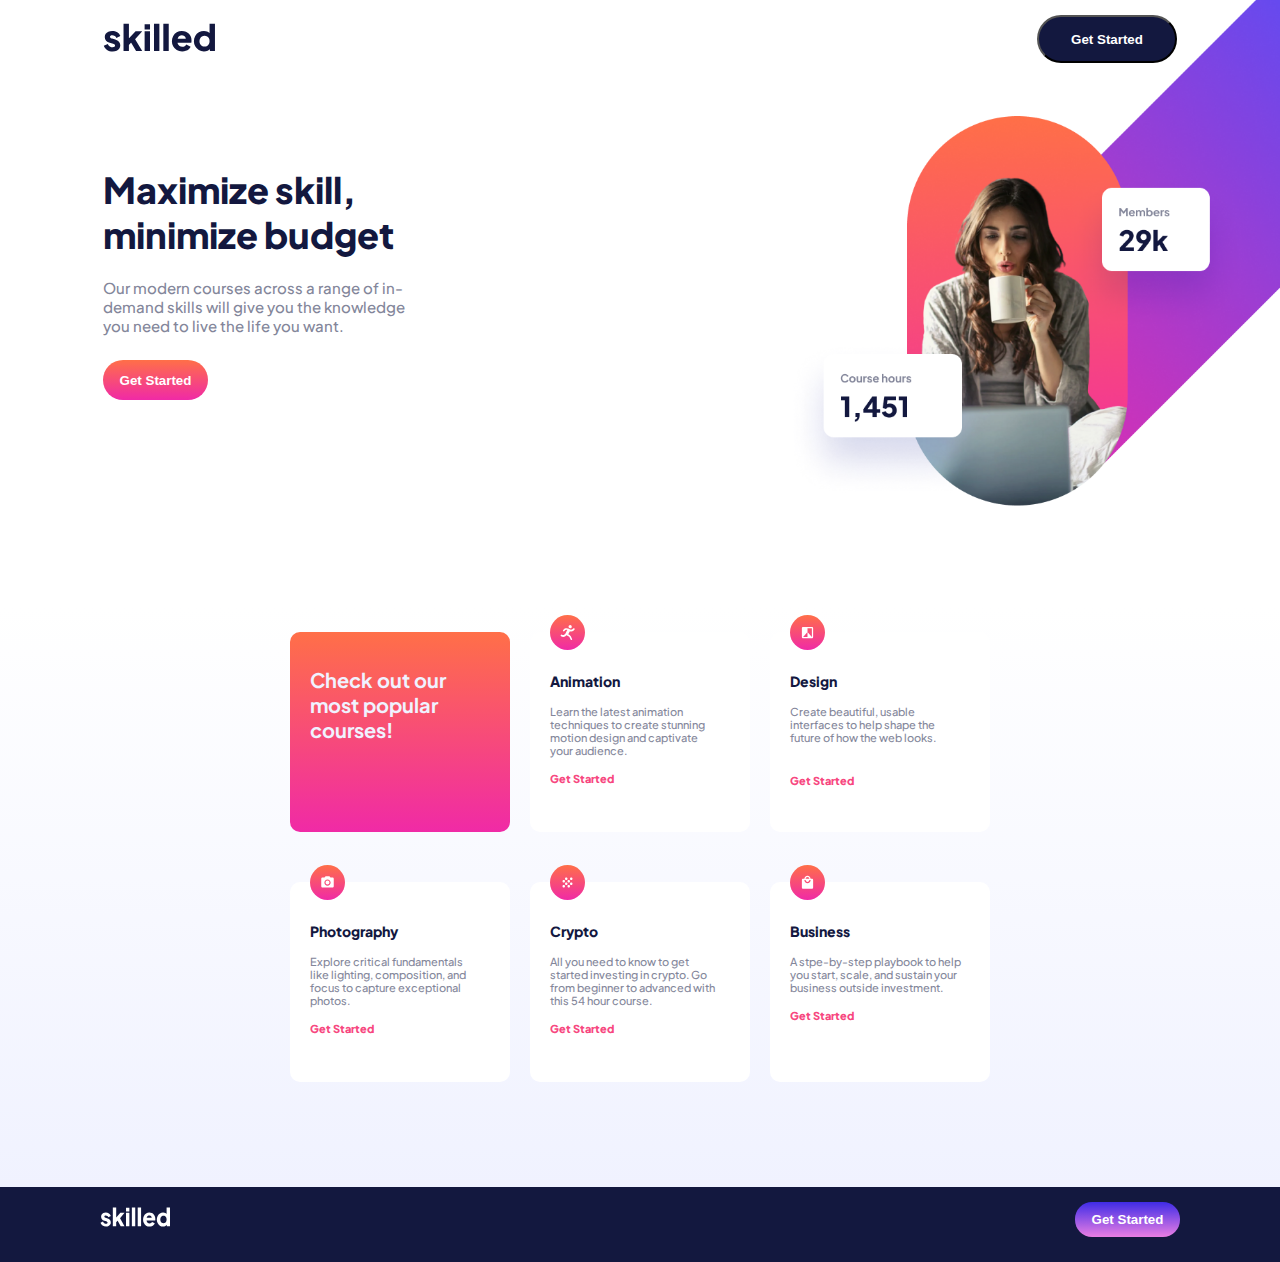
<file: index.html>
<!DOCTYPE html>
<html lang="en">
<head>
    <meta charset="UTF-8">
    <meta http-equiv="X-UA-Compatible" content="IE=edge">
    <meta name="viewport" content="width=device-width, initial-scale=1.0">
    <title>Document</title>
    <link rel="stylesheet" href="style.css" />
</head>
<body>
<header>
    <div id="header">
        <img id="logo_dark" src="assets/logo-dark.svg" alt="logo_skilled">
        <button type="button" class="button_get_started_black">Get Started</button>
    </div>
</header>
<main>
    <div id="main">
        <div id="main_up">
            <div id="main_up_left">
                <h1 class="h1_maximize">Maximize skill, minimize budget</h1>
                <p class="p_our_modern">Our modern courses across a range of in-demand skills will give you the knowledge you need to live the life you want.</p>
                <button type="button" class="button_get_started_red">Get Started</button>
            </div>
            <div id="main_up_right"></div>
        </div>
       <div id="main_down">
            <div id="cards_area">
                <div id="check">
                    <h3>Check out our most popular courses!</h3>
                </div>
                <div class="card">
                    <img src="assets/icon-animation.svg" alt="animation">
                    <h3>Animation</h3>
                    <p>Learn the latest animation techniques to create stunning motion design and captivate your audience.</p>
                    <h4>Get Started</h4>
                </div>
                <div class="card" id="design">
                    <img src="assets/icon-design.svg" alt="design">
                    <h3>Design</h3>
                    <p>Create beautiful, usable interfaces to help shape the future of how the web looks.</p>
                    <h4>Get Started</h4>
                </div>
                <div class="card">
                    <img src="assets/icon-photography.svg" alt="photography">
                    <h3>Photography</h3>
                    <p>Explore critical fundamentals like lighting, composition, and focus to capture exceptional photos.</p>
                    <h4>Get Started</h4>
                </div>
                <div class="card">
                    <img src="assets/icon-crypto.svg" alt="crypto">
                    <h3>Crypto</h3>
                    <p>All you need to know to get started investing in crypto. Go from beginner to advanced with this 54 hour course.</p>
                    <h4>Get Started</h4>
                </div>
                <div class="card">
                    <img src="assets/icon-business.svg" alt="business">
                    <h3>Business</h3>
                    <p>A stpe-by-step playbook to help you start, scale, and sustain your business outside investment.</p>
                    <h4>Get Started</h4>
                </div>
            </div>
        </div>  
    </div>
</main>
<footer>
    <div id="footer">
        <img id="logo_light" src="assets/logo-light.svg" alt="logo_light">
        <button class="button_get_started_purple">Get Started</button> 
    </div>     
</footer>    
</body>
</html>
</file>
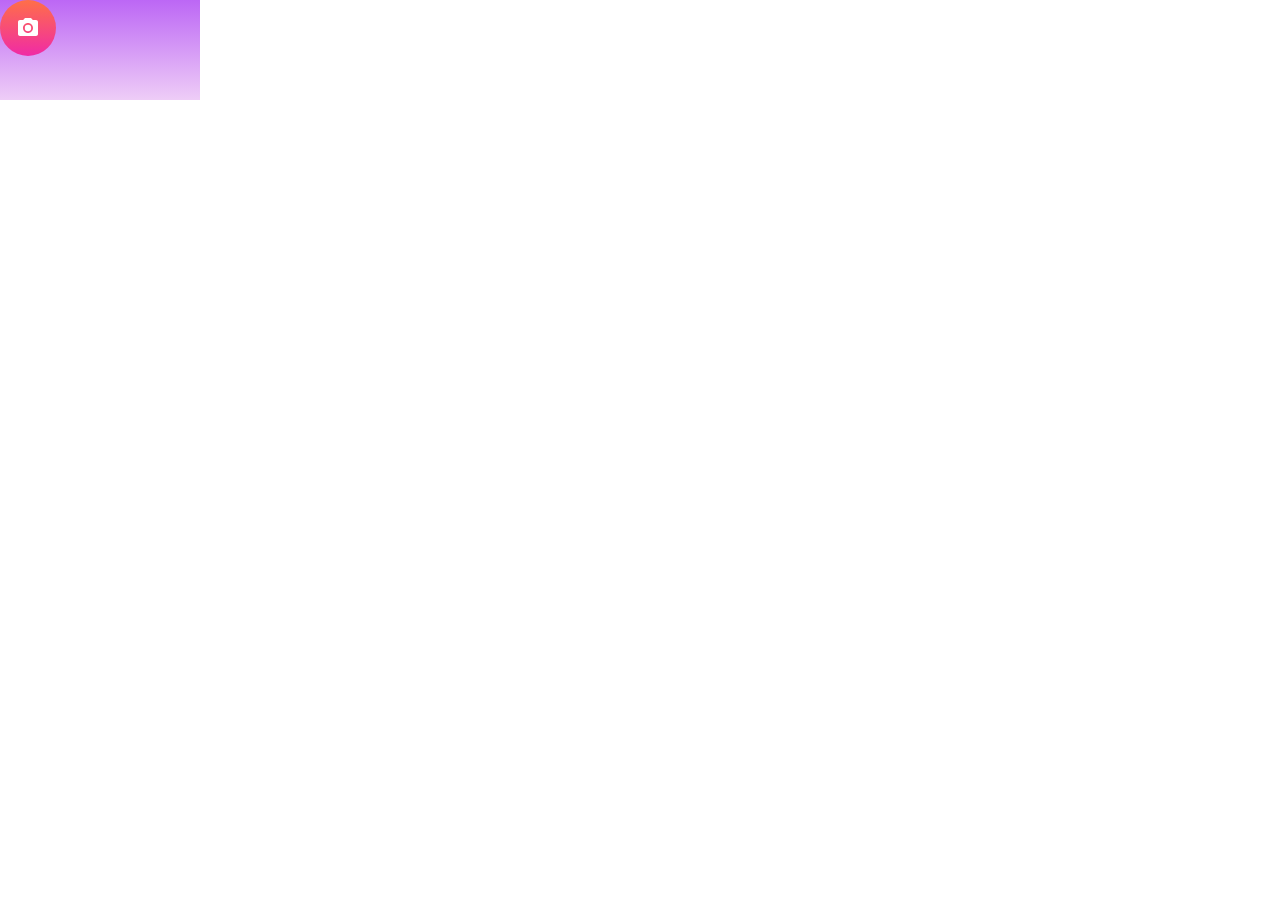
<file: test.html>
<!DOCTYPE html>
<html lang="en">
<head>
    <meta charset="UTF-8">
    <meta http-equiv="X-UA-Compatible" content="IE=edge">
    <meta name="viewport" content="width=device-width, initial-scale=1.0">
    <title>Document</title>
    <style>
        *{
            margin: 0;
            padding:0;
            box-sizing: border-box;
        }
    </style>
</head>
<body>
    <div style="background-image: linear-gradient(180deg, #bc67f5 0%, #eecdf7 100%); width:200px; height:100px;">
        <svg width="56" height="56" xmlns="http://www.w3.org/2000/svg" xmlns:xlink="http://www.w3.org/1999/xlink"><defs><linearGradient x1="50%" y1="0%" x2="50%" y2="100%" id="a"><stop stop-color="#FF6F48" offset="0%"/><stop stop-color="#F02AA6" offset="100%"/></linearGradient><path d="m31 18 1.83 2H36c1.1 0 2 .9 2 2v12c0 1.1-.9 2-2 2H20c-1.1 0-2-.9-2-2V22c0-1.1.9-2 2-2h3.17L25 18h6Zm-3 5c-2.76 0-5 2.24-5 5s2.24 5 5 5 5-2.24 5-5-2.24-5-5-5Zm0 1.8a3.2 3.2 0 1 1 0 6.4 3.2 3.2 0 0 1 0-6.4Z" id="b"/></defs><g fill="none" fill-rule="evenodd"><circle fill="url(#a)" cx="28" cy="28" r="28"/><use fill="#FFF" xlink:href="#b"/></g></svg>
        
    
</body>
</html>
</file>
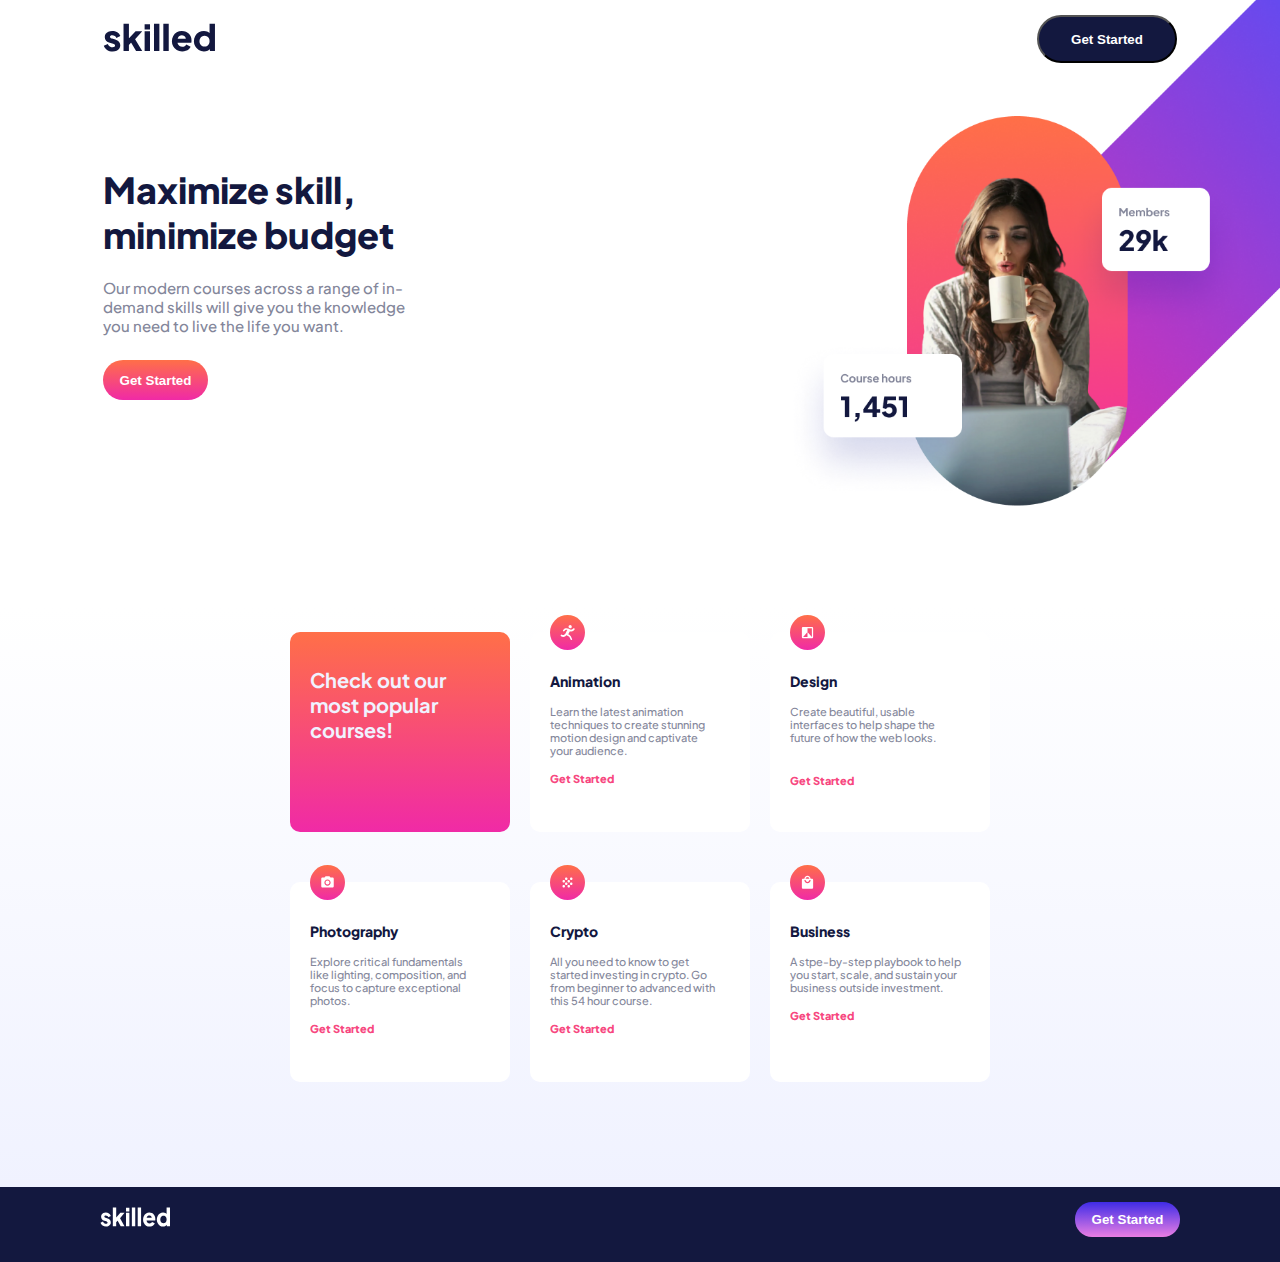
<file: test2.html>
<!DOCTYPE html>
<html lang="en">
<head>
    <meta charset="UTF-8">
    <meta http-equiv="X-UA-Compatible" content="IE=edge">
    <meta name="viewport" content="width=device-width, initial-scale=1.0">
    <title>Document</title>
    <link rel="stylesheet" href="style2.css" />
</head>
<body>
<header>
    <div id="header">
        <img id="logo_dark" src="assets/logo-dark.svg" alt="logo_skilled">
        <button type="button" class="button_get_started_black">Get Started</button>
    </div>
</header>
<main>
    <div id="main">
        <div id="main_up">
            <div id="main_up_left">
                <h1 class="h1_maximize">Maximize skill, minimize budget</h1>
                <p class="p_our_modern">Our modern courses across a range of in-demand skills will give you the knowledge you need to live the life you want.</p>
                <button type="button" class="button_get_started_red">Get Started</button>
            </div>
            <div id="main_up_right"></div>
        </div>
       <div id="main_down">
            <div id="cards_area">
                <div id="check">
                    <h3>Check out our most popular courses!</h3>
                </div>
                <div class="card">
                    <img src="assets/icon-animation.svg" alt="animation">
                    <h3>Animation</h3>
                    <p>Learn the latest animation techniques to create stunning motion design and captivate your audience.</p>
                    <h4>Get Started</h4>
                </div>
                <div class="card" id="design">
                    <img src="assets/icon-design.svg" alt="design">
                    <h3>Design</h3>
                    <p>Create beautiful, usable interfaces to help shape the future of how the web looks.</p>
                    <h4>Get Started</h4>
                </div>
                <div class="card">
                    <img src="assets/icon-photography.svg" alt="photography">
                    <h3>Photography</h3>
                    <p>Explore critical fundamentals like lighting, composition, and focus to capture exceptional photos.</p>
                    <h4>Get Started</h4>
                </div>
                <div class="card">
                    <img src="assets/icon-crypto.svg" alt="crypto">
                    <h3>Crypto</h3>
                    <p>All you need to know to get started investing in crypto. Go from beginner to advanced with this 54 hour course.</p>
                    <h4>Get Started</h4>
                </div>
                <div class="card">
                    <img src="assets/icon-business.svg" alt="business">
                    <h3>Business</h3>
                    <p>A stpe-by-step playbook to help you start, scale, and sustain your business outside investment.</p>
                    <h4>Get Started</h4>
                </div>
            </div>
        </div>  
    </div>
</main>
<footer>
    <div id="footer">
        <img id="logo_light" src="assets/logo-light.svg" alt="logo_light">
        <button class="button_get_started_purple">Get Started</button> 
    </div>     
</footer>    
</body>
</html>
</file>
<file: style.css>
@import url("https://fonts.googleapis.com/css2?family=Plus+Jakarta+Sans:wght@500;700;800&display=swap");

*{
    margin: 0;
    padding: 0;
    box-sizing: border-box;
}
  
html {
    font-size: 16px;
}
  
body {
    font-family: "Plus Jakarta Sans", sans-serif;
    font-weight: 500;
    color: #f0f2ff;
    position:relative;
    }

#header {
    width: 100%;
    padding: 15px 103px 1px 103px;
   }

.button_get_started_black{
    color: white;
    background-color: #13183f;
    width: 140px;
    height:48px;
    border-radius: 24px;
    font-weight: 600;
    float: right;
    text-align: center;
    z-index: 3;
}

.button_get_started_black:hover{
    opacity:0.5;
}

#logo_dark{
    margin-top:8px;
    font-size: larger;
}
#main {
    width:100%;
    height:auto;
  }
 
#main_up{
    width:100%;
    height:max-content;
}
#main_down{
    width:100%;
    background-image: linear-gradient(180deg, #ffffff 0%, #f0f2ff 100%);
    height: auto;
}

#main_up_left{
    width:50%; 
    height:auto;
    min-height: 550px;
    padding-top:110px;  
    padding-left:103px; 
}

#main_up_right{
    width:700px; 
    height: auto;
    min-height: 550px;
    display:inline-block;
    background-image: url('assets/image-hero-desktop.png'); 
    background-position: right; 
    background-size: contain; 
    background-repeat: no-repeat;
    display:inline-block;
    position:absolute; 
    top:0; 
    right:0;
    z-index: -1;
}

.h1_maximize{
    width:330px;
    color: #13183f;
    text-align: left;
    font-weight: 800;
    font-size: 36px;
    padding-bottom: 21px;;
}
.p_our_modern{
    width:320px;
    text-align: left;
    color:#83869a;
    font-size: 15px;
    padding-bottom: 25px;
}
.button_get_started_red{
    color: white;
    background-image: linear-gradient(180deg, #ff6f48 0%, #f02aa6 100%);
    width: 105px;
    height:40px;
    border-radius: 20px;
    font-weight: 700;
    border: none;
}

.button_get_started_red:hover{
    opacity:0.5;
}

#cards_area{
    display: flex;
    flex-direction: row;
    flex-wrap: wrap;
    margin:auto;
    width: 720px;
    padding-bottom: 80px;
}

.card{
    width:220px;
    min-width: 220px;
    height:200px;
    border-radius: 10px;
    margin: 25px 10px;
    /* border: 1px solid blue; */
    background-color: white;  
}
.card img{
    margin-left: 20px;
    margin-top: -17px;
    width: 35px;
}

.card h3{
    color:#13183f;
    margin-left: 20px;
    margin-top: 18px;
    font-weight: 800;
    font-size: 14px;
}

.card p{
    color:#83869a;
    margin-left: 20px;
    margin-top: 15px;
    font-size: 11px;
    margin-right: 28px;
   }

.card h4{
    color:#f74780;
    margin-left: 20px;
    margin-top: 15px;
    font-weight: 800;
    font-size: 11px;
}

.card:hover{
    box-shadow: 0 4px 8px 0 rgba(0, 0, 0, 0.2), 0 6px 20px 0 rgba(0, 0, 0, 0.19);
    transform:scale(1.1, 1.1);
}

#design h4{
    margin-top: 30px;
}
#check{
    background-image: linear-gradient(180deg, #ff6f48 0%, #f02aa6 100%);
    width:220px;
    min-width: 220px;
    height:200px;
    border-radius: 10px;
    margin: 25px 10px;
}

#check h3{
    margin-top: 35px;
    font-weight: 700;
    font-size:20px;
    width: 140px;
    margin-left: 20px;
}

#footer{
    width:100%;
    background-color: #13183f;
    height: 75px;
    padding-left:100px;
    padding-right: 100px; 
}

#footer img{
    width: 70px;
    height: 20px;
    /* display: block; */
    margin-top:20px;
 }

 #footer button{
    float: right;
    width: 105px;
    height: 35px;
    margin-top: 15px;
    border: none;
    color: white;
    background-image: linear-gradient(180deg, #3f2ce7 0%, #e97ee3 100%);
    border-radius: 17px;
    font-weight: 700;

 }

 #footer button:hover{
    background-image: none;
    background-color: #cc8ff5;
 }
 
@media screen and (min-width: 501px) and (max-width: 900px){
    #main_up_right{
        background-image: url('assets/image-hero-tablet.png'); 
        }
    #header{
        padding: 12px 52px 0 52px;
    }
    #main_up_left{
        padding-left: 52px;
        min-height: 400px;
    }
    .card{
        width:397px;
        min-width: 397px;
        height:305px;
        margin: 30px 5px; 
    }
    #cards_area{
        width: 815px;
    }
    .card img{
        margin-left: 35px;
        margin-top: -35px;
        width: 70px;
    }
    #design h4{
        margin-top: 40px;
    }
    #main_down{
        margin-top: 110px;
    }
    .card h3{
        margin-left: 40px;
        margin-top: 35px;
        font-size: 17px;
    }
    .card p{
        margin-left: 40px;
        margin-top: 30px;
        font-size: 16px;
        margin-right: 50px;
       }
    
    .card h4{
        color:#f74780;
        margin-left: 40px;
        margin-top: 43px;
        font-size: 16px;
    }

    #check{
        width:395px;
        min-width: 395px;
        height:305px;
        margin: 30px 5px;
    }

    
    #check h3{
        margin-top: 75px;
        width: 270px;
        font-size: 22px;
    }
    #footer{
        height: 140px;
        padding-left:47px;
        padding-right: 43px; 
    }
    
    #footer img{
        width: 104px;
        height: 27px;
        /* display: block; */
        margin-top:60px;
     }
    
     #footer button{
        float: right;
        width: 165px;
        height: 57px;
        margin-top: 40px;
        border-radius: 28px;
        font-weight: 700;
        font-size: 16px;
     }
}

@media screen and (max-width: 500px){
    #main_up_right{
        width: 330px; 
        min-height: 350px; 
        display: block;
        background-image: url('assets/image-hero-mobile.png'); 
        background-position: center; 
        background-size: contain; 
        background-repeat: no-repeat;
        position:unset;
        margin:auto;
        }
    #header{
        padding: 12px 52px 0 52px;
        }
    #main_up_left{
        padding-left: 52px;
        min-height: 330px;
        }
    .card{
        width:345px;
        min-width: 345px;
        height: 260px;
        margin: 20px 0; 
        }
    .card img{
        margin-left: 30px;
        margin-top: -30px;
        width: 60px;
        }
    .card h3{
        margin-left: 30px;
        margin-top: 30px;
        font-size: 17px;
    }
    .card p{
        margin-left: 30px;
        margin-top: 25px;
        font-size: 14px;
        margin-right: 50px;
        }
        
    .card h4{
        color:#f74780;
        margin-left: 30px;
        margin-top: 35px;
        font-size: 16px;
        }
        
    #cards_area{
        width: 350px;
        }
    #main_down{
        margin-top: 10px;
        }
    #check{
        width: 345px;
        height: 120px;
        }
    #check h3{
        margin-top: 30px;
        width: 235px;
        font-size: 22px;
        }
    #footer{
        height: 120px;
        padding-left: 17px;
        padding-right: 15px; 
        }
        
    #footer img{
        width: 110px;
        height: 30px;
        margin-top:45px;
         }
       
    #footer button{
        float: right;
        width: 140px;
        height: 50px;
        margin-top: 40px;
        border-radius: 25px;
        font-size: 16px;
         }
}
</file>
<file: style2.css>
@import url("https://fonts.googleapis.com/css2?family=Plus+Jakarta+Sans:wght@500;700;800&display=swap");

*{
    margin: 0;
    padding: 0;
    box-sizing: border-box;
}
  
html {
    font-size: 16px;
}
  
body {
    font-family: "Plus Jakarta Sans", sans-serif;
    font-weight: 500;
    color: #f0f2ff;
    position:relative;
    }

#header {
    width: 100%;
    padding: 15px 103px 1px 103px;
   }

.button_get_started_black{
    color: white;
    background-color: #13183f;
    width: 140px;
    height:48px;
    border-radius: 24px;
    font-weight: 600;
    float: right;
    text-align: center;
    z-index: 3;
}

.button_get_started_black:hover{
    opacity:0.5;
}

#logo_dark{
    margin-top:8px;
    font-size: larger;
}
#main {
    width:100%;
    height:auto;
  }
 
#main_up{
    width:100%;
    height:max-content;
}
#main_down{
    width:100%;
    background-image: linear-gradient(180deg, #ffffff 0%, #f0f2ff 100%);
    height: auto;
}

#main_up_left{
    width:50%; 
    height:auto;
    min-height: 550px;
    padding-top:110px;  
    padding-left:103px; 
}

#main_up_right{
    width:700px; 
    height: auto;
    min-height: 550px;
    display:inline-block;
    background-image: url('assets/image-hero-desktop.png'); 
    background-position: right; 
    background-size: contain; 
    background-repeat: no-repeat;
    display:inline-block;
    position:absolute; 
    top:0; 
    right:0;
    z-index: -1;
}

.h1_maximize{
    width:330px;
    color: #13183f;
    text-align: left;
    font-weight: 800;
    font-size: 36px;
    padding-bottom: 21px;;
}
.p_our_modern{
    width:320px;
    text-align: left;
    color:#83869a;
    font-size: 15px;
    padding-bottom: 25px;
}
.button_get_started_red{
    color: white;
    background-image: linear-gradient(180deg, #ff6f48 0%, #f02aa6 100%);
    width: 105px;
    height:40px;
    border-radius: 20px;
    font-weight: 700;
    border: none;
}

.button_get_started_red:hover{
    opacity:0.5;
}

#cards_area{
    display: flex;
    flex-direction: row;
    flex-wrap: wrap;
    margin:auto;
    width: 720px;
    padding-bottom: 80px;
}

.card{
    width:220px;
    min-width: 220px;
    height:200px;
    border-radius: 10px;
    margin: 25px 10px;
    /* border: 1px solid blue; */
    background-color: white;  
}
.card img{
    margin-left: 20px;
    margin-top: -17px;
    width: 35px;
}

.card h3{
    color:#13183f;
    margin-left: 20px;
    margin-top: 18px;
    font-weight: 800;
    font-size: 14px;
}

.card p{
    color:#83869a;
    margin-left: 20px;
    margin-top: 15px;
    font-size: 11px;
    margin-right: 28px;
   }

.card h4{
    color:#f74780;
    margin-left: 20px;
    margin-top: 15px;
    font-weight: 800;
    font-size: 11px;
}

.card:hover{
    box-shadow: 0 4px 8px 0 rgba(0, 0, 0, 0.2), 0 6px 20px 0 rgba(0, 0, 0, 0.19);
    transform:scale(1.1, 1.1);
}

#design h4{
    margin-top: 30px;
}
#check{
    background-image: linear-gradient(180deg, #ff6f48 0%, #f02aa6 100%);
    width:220px;
    min-width: 220px;
    height:200px;
    border-radius: 10px;
    margin: 25px 10px;
}

#check h3{
    margin-top: 35px;
    font-weight: 700;
    font-size:20px;
    width: 140px;
    margin-left: 20px;
}

#footer{
    width:100%;
    background-color: #13183f;
    height: 75px;
    padding-left:100px;
    padding-right: 100px; 
}

#footer img{
    width: 70px;
    height: 20px;
    /* display: block; */
    margin-top:20px;
 }

 #footer button{
    float: right;
    width: 105px;
    height: 35px;
    margin-top: 15px;
    border: none;
    color: white;
    background-image: linear-gradient(180deg, #3f2ce7 0%, #e97ee3 100%);
    border-radius: 17px;
    font-weight: 700;

 }

 #footer button:hover{
    background-image: none;
    background-color: #cc8ff5;
 }
 
@media screen and (min-width: 501px) and (max-width: 900px){
    #main_up_right{
        background-image: url('assets/image-hero-tablet.png'); 
        }
    #header{
        padding: 12px 52px 0 52px;
    }
    #main_up_left{
        padding-left: 52px;
        min-height: 400px;
    }
    .card{
        width:397px;
        min-width: 397px;
        height:305px;
        margin: 30px 5px; 
    }
    #cards_area{
        width: 815px;
    }
    .card img{
        margin-left: 35px;
        margin-top: -35px;
        width: 70px;
    }
    #design h4{
        margin-top: 40px;
    }
    #main_down{
        margin-top: 110px;
    }
    .card h3{
        margin-left: 40px;
        margin-top: 35px;
        font-size: 17px;
    }
    .card p{
        margin-left: 40px;
        margin-top: 30px;
        font-size: 16px;
        margin-right: 50px;
       }
    
    .card h4{
        color:#f74780;
        margin-left: 40px;
        margin-top: 43px;
        font-size: 16px;
    }

    #check{
        width:395px;
        min-width: 395px;
        height:305px;
        margin: 30px 5px;
    }

    
    #check h3{
        margin-top: 75px;
        width: 270px;
        font-size: 22px;
    }
    #footer{
        height: 140px;
        padding-left:47px;
        padding-right: 43px; 
    }
    
    #footer img{
        width: 104px;
        height: 27px;
        /* display: block; */
        margin-top:60px;
     }
    
     #footer button{
        float: right;
        width: 165px;
        height: 57px;
        margin-top: 40px;
        border-radius: 28px;
        font-weight: 700;
        font-size: 16px;
     }
}

@media screen and (max-width: 500px){
    #main_up_right{
        width: 330px; 
        min-height: 350px; 
        display: block;
        background-image: url('assets/image-hero-mobile.png'); 
        background-position: center; 
        background-size: contain; 
        background-repeat: no-repeat;
        position:unset;
        margin:auto;
        }
    #header{
        padding: 12px 52px 0 52px;
        }
    #main_up_left{
        padding-left: 52px;
        min-height: 330px;
        }
    .card{
        width:345px;
        min-width: 345px;
        height: 260px;
        margin: 20px 0; 
        }
    .card img{
        margin-left: 30px;
        margin-top: -30px;
        width: 60px;
        }
    .card h3{
        margin-left: 30px;
        margin-top: 30px;
        font-size: 17px;
    }
    .card p{
        margin-left: 30px;
        margin-top: 25px;
        font-size: 14px;
        margin-right: 50px;
        }
        
    .card h4{
        color:#f74780;
        margin-left: 30px;
        margin-top: 35px;
        font-size: 16px;
        }
        
    #cards_area{
        width: 350px;
        }
    #main_down{
        margin-top: 10px;
        }
    #check{
        width: 345px;
        height: 120px;
        }
    #check h3{
        margin-top: 30px;
        width: 235px;
        font-size: 22px;
        }
    #footer{
        height: 120px;
        padding-left: 17px;
        padding-right: 15px; 
        }
        
    #footer img{
        width: 110px;
        height: 30px;
        margin-top:45px;
         }
       
    #footer button{
        float: right;
        width: 140px;
        height: 50px;
        margin-top: 40px;
        border-radius: 25px;
        font-size: 16px;
         }
}
</file>
